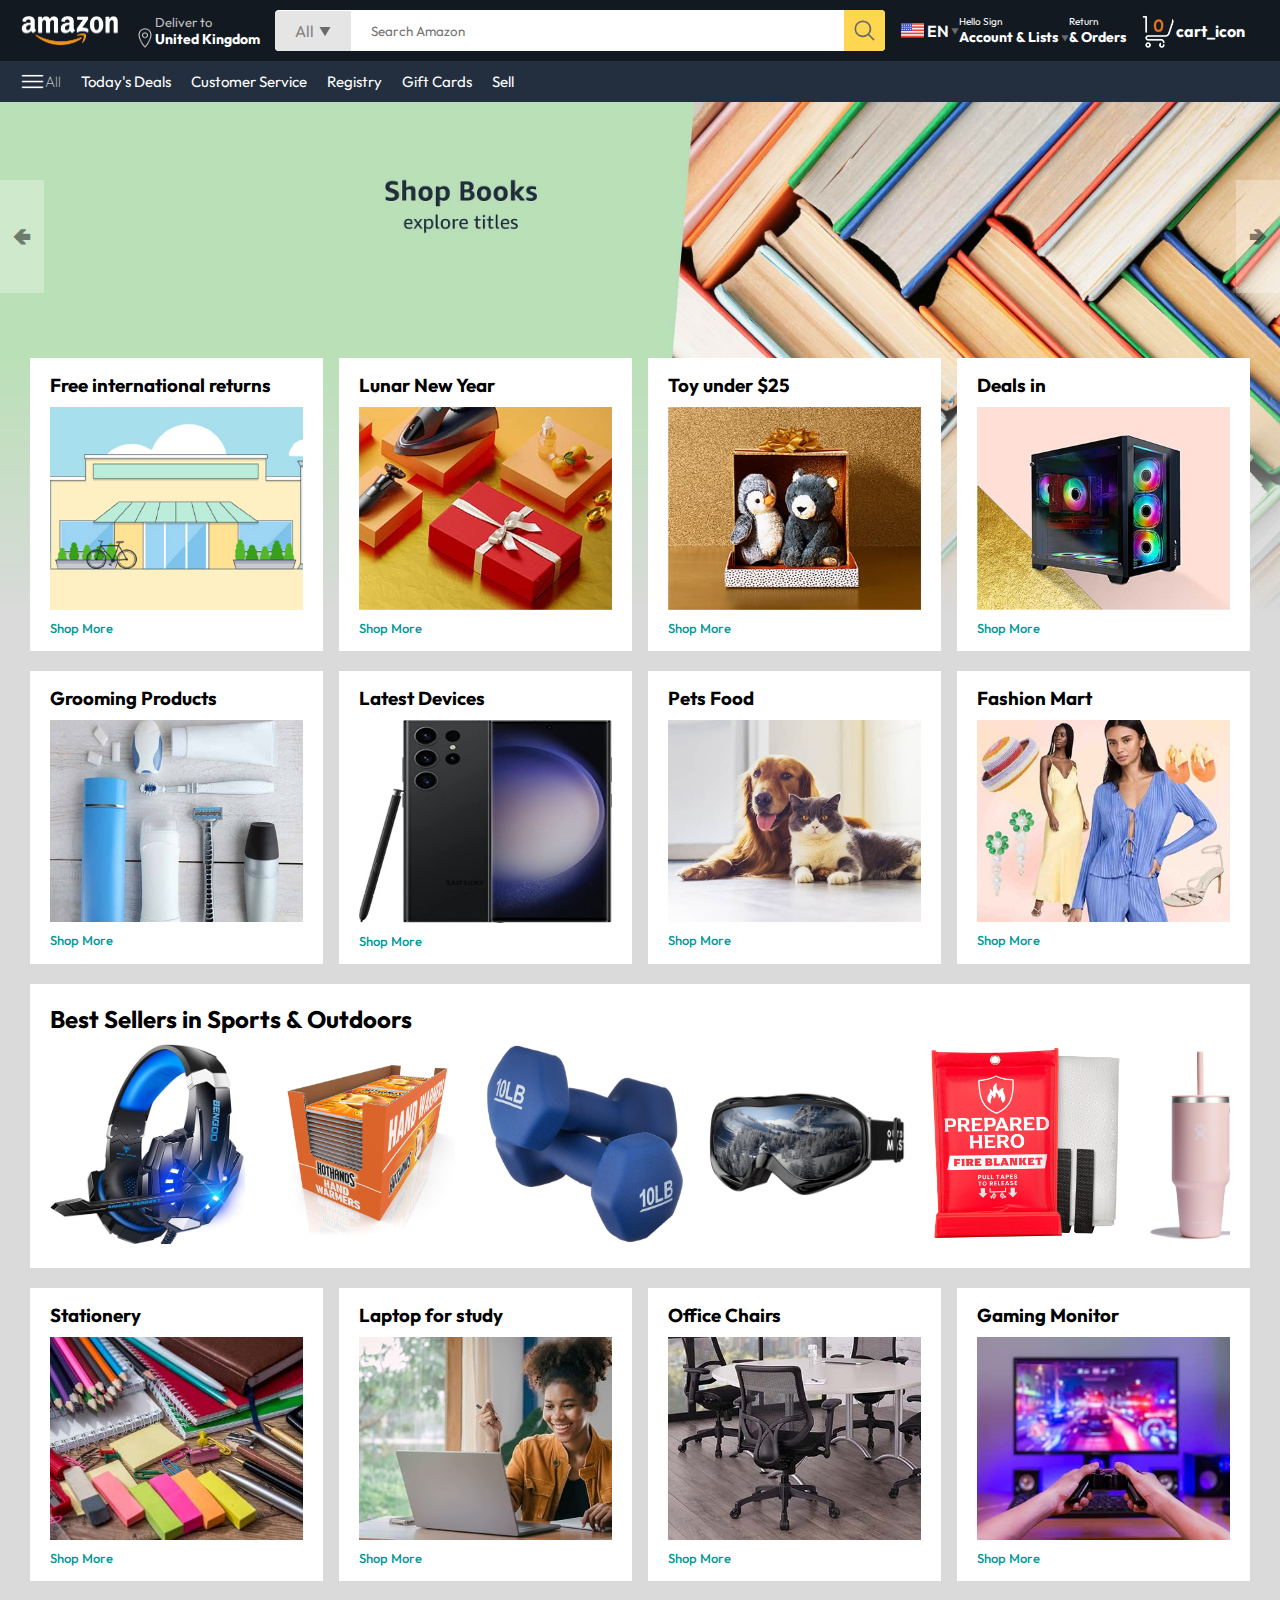
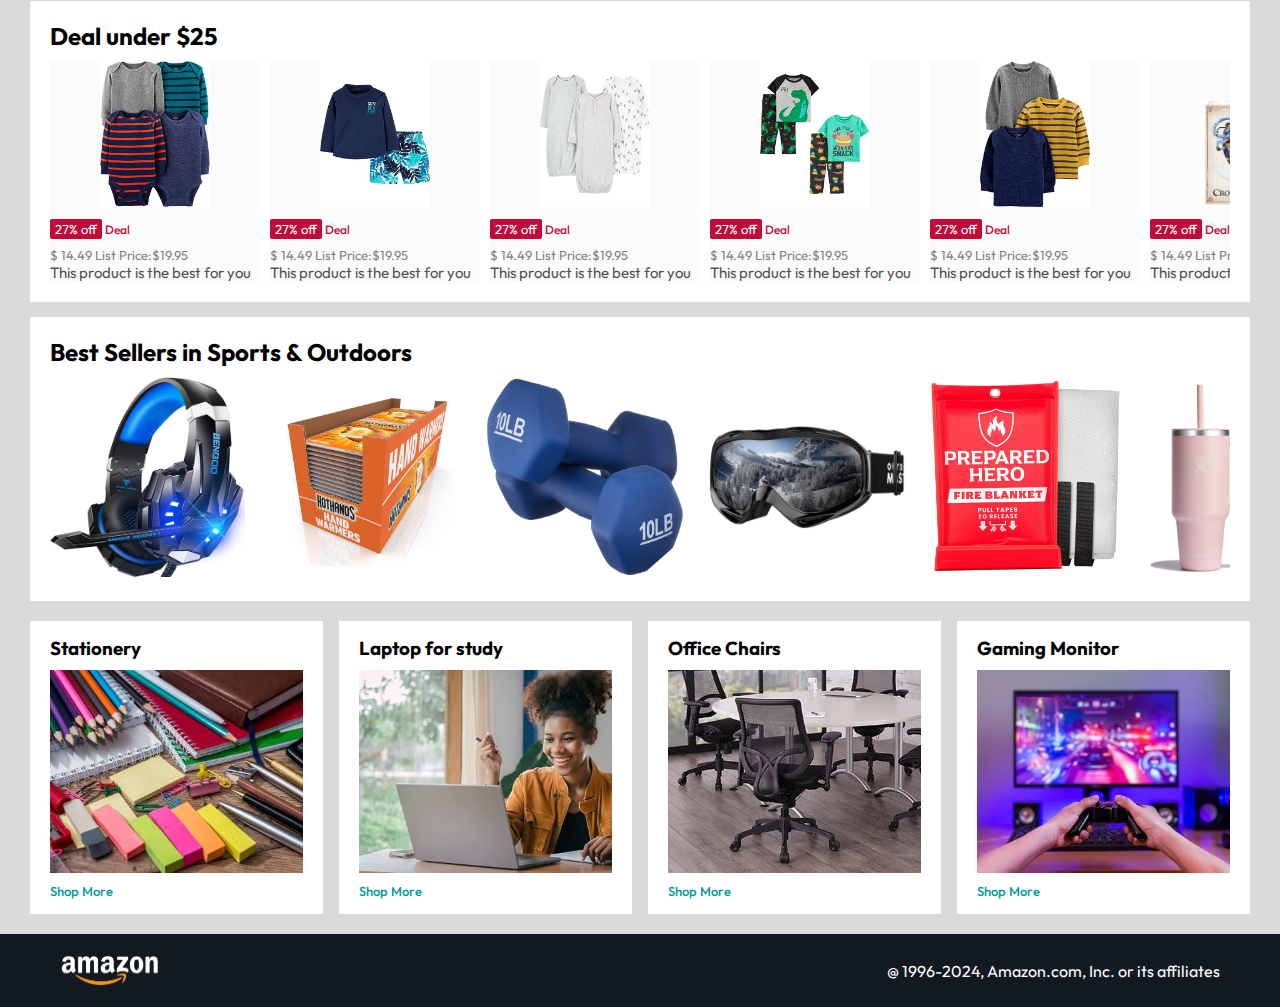
<file: Amazon/index.html>
<!DOCTYPE html>
<html lang="en">
<head>
    <meta charset="UTF-8">
    <meta name="viewport" content="width=device-width, initial-scale=1.0">
    <title>Amazon Clone</title>
    <link rel="stylesheet" href="style.css">
</head>
<body>
    <nav>
        <a href="/"></a>
        <img src="img/amazon_logo.png" width="100" alt="">
        </a>
    <div class="nav-country">
       <img src="img/location_icon.png" height="20" alt="">
       <div>
        <p> Deliver to</p>
        <h1>United Kingdom</h1>
       </div> 
    </div>

    <div class="nav-search">
        <div class="nav-search-category">
            <p>All</p>
            <img src="img/dropdown_icon.png" height="12" alt="">
        </div>
        <input type="text" class="nav-search-input" placeholder="Search Amazon">
        <img src="img/search_icon.png" class="nav-search-icon" alt="">                                                                                                          
    </div>

    <div class="nav-language">
        <img src="img/us_flag.png" width="25px" alt="">
        <p>EN</p>
        <img src="img/dropdown_icon.png" width="8px" alt="">
    </div>
    <div class="nav-text">
        <p> <a href="C:/Users/HP/Desktop/Amazon/signin.html">Hello Sign</a></p>
        <h1>Account & Lists <img src="img/dropdown_icon.png" width="8px" alt=""></h1>      
    </div>
    <div class="nav-text">
        <p>Return</p>
        <h1>& Orders</h1>      
    </div>
    <a href="C:/Users/HP/Desktop/Amazon/signin.html" class="mobile-user-icon" style="display: none;">
        <img src="img/user.png" alt="">
    </a>
    <a href="C:/Users/HP/Desktop/Amazon/cart.html" class="nav-cart">
        <img src="img/cart_icon.png" width="35px" alt="">
        <h4>cart_icon</h4>
    </a>
    </nav>
    <div class="nav-bottom">
        <div>
        <img src="img/menu_icon.png" width="25px"  alt="">
        <p>All</p>
    </div>
    <p>Today's Deals</p>
    <p>Customer Service</p>
    <p>Registry</p>
    <p>Gift Cards</p>
    <p>Sell</p>
</div>
<div class="header-slider">
    <a href="#" class="control_prev">&#129144</a>
    <a href="#" class="control_next">&#129146</a>
    <ul>
        <img src="img/header1.jpg" class="header-img" alt="">
        <img src="img/header2.jpg" class="header-img" alt="">
        <img src="img/header3.jpg" class="header-img" alt="">
        <img src="img/header4.jpg" class="header-img" alt="">
        <img src="img/header5.jpg" class="header-img" alt="">
        <img src="img/header6.jpg" class="header-img" alt="">
    </ul>
</div>
<div class="box-row header-box">
    <div class="box-col">
        <h3> Free international returns</h3>
        <img src="img/box1-1.jpg" alt="">
        <a href="/">Shop More</a>
    </div>
    <div class="box-col">
        <h3> Lunar New Year</h3>
        <img src="img/box1-2.jpg" alt="">
        <a href="/">Shop More</a>
    </div>
    <div class="box-col">
        <h3> Toy under $25</h3>
        <img src="img/box1-3.jpg" alt="">
        <a href="/">Shop More</a>
    </div>
    <div class="box-col">
        <h3> Deals in</h3>
        <img src="img/box1-4.jpg" alt="">
        <a href="/">Shop More</a>
    </div>
</div>
<div class="box-row">
    <div class="box-col">
        <h3> Grooming Products</h3>
        <img src="img/box2-1.jpg" alt="">
        <a href="/">Shop More</a>
    </div>
    <div class="box-col">
        <h3> Latest Devices</h3>
        <img src="img/box2-2.jpg" alt="">
        <a href="/">Shop More</a>
    </div>
    <div class="box-col">
        <h3> Pets Food</h3>
        <img src="img/box2-3.jpg" alt="">
        <a href="/">Shop More</a>
    </div>
    <div class="box-col">
        <h3> Fashion Mart</h3>
        <img src="img/box2-4.jpg" alt="">
        <a href="/">Shop More</a>
    </div>
</div>

<div class="product-slider">
    <h2>Best Sellers in Sports & Outdoors</h2>
    <div class="products">
        <a href="C:/Users/HP/Desktop/Amazon/product.html"> <img src="img/product_img.jpg" alt="" target="main"> </a>
        <img src="img/product1-1.jpg" alt="">
        <img src="img/product1-2.jpg" alt="">
        <img src="img/product1-3.jpg" alt="">
        <img src="img/product1-4.jpg" alt="">
        <img src="img/product1-5.jpg" alt="">
        <img src="img/product1-6.jpg" alt="">
        <img src="img/product1-7.jpg" alt="">
        <img src="img/product1-8.jpg" alt="">
        <img src="img/product1-9.jpg" alt="">
        <img src="img/product1-10.jpg" alt="">
    </div>
</div>

<div class="box-row">
    <div class="box-col">
        <h3> Stationery</h3>
        <img src="img/box3-1.jpg" alt="">
        <a href="/">Shop More</a>
    </div>
    <div class="box-col">
        <h3>Laptop for study </h3>
        <img src="img/box3-2.jpg" alt="">
        <a href="/">Shop More</a>
    </div>
    <div class="box-col">
        <h3> Office Chairs</h3>
        <img src="img/box3-3.jpg" alt="">
        <a href="/">Shop More</a>
    </div>
    <div class="box-col">
        <h3> Gaming Monitor</h3>
        <img src="img/box3-4.jpg" alt="">
        <a href="/">Shop More</a>
    </div>
</div>

<div class="products-slider-with-price">
   <h2>Deal under $25</h2>
   <div class="products">
    <div class="product-card">
        <div class="product-img-container">
          <img src="img/product2-1.jpg" alt="">  
        </div>
        <div class="product-offer">
            <p>27% off</p> <span>Deal</span>
        </div> 
        <p class="product-price">$ <span>14.49</span> List Price:$19.95</p>
        <h4>This product is the best for you</h4> 
    </div>
    <div class="product-card">
        <div class="product-img-container">
          <img src="img/product2-2.jpg" alt="">  
        </div>
        <div class="product-offer">
            <p>27% off</p> <span>Deal</span>
        </div> 
        <p class="product-price">$ <span>14.49</span> List Price:$19.95</p>
        <h4>This product is the best for you</h4> 
    </div>
    <div class="product-card">
        <div class="product-img-container">
          <img src="img/product2-3.jpg" alt="">  
        </div>
        <div class="product-offer">
            <p>27% off</p> <span>Deal</span>
        </div> 
        <p class="product-price">$ <span>14.49</span> List Price:$19.95</p>
        <h4>This product is the best for you</h4> 
    </div>
    <div class="product-card">
        <div class="product-img-container">
          <img src="img/product2-4.jpg" alt="">  
        </div>
        <div class="product-offer">
            <p>27% off</p> <span>Deal</span>
        </div> 
        <p class="product-price">$ <span>14.49</span> List Price:$19.95</p>
        <h4>This product is the best for you</h4> 
    </div>
    <div class="product-card">
        <div class="product-img-container">
          <img src="img/product2-5.jpg" alt="">  
        </div>
        <div class="product-offer">
            <p>27% off</p> <span>Deal</span>
        </div> 
        <p class="product-price">$ <span>14.49</span> List Price:$19.95</p>
        <h4>This product is the best for you</h4> 
    </div>
    <div class="product-card">
        <div class="product-img-container">
          <img src="img/product2-6.jpg" alt="">  
        </div>
        <div class="product-offer">
            <p>27% off</p> <span>Deal</span>
        </div> 
        <p class="product-price">$ <span>14.49</span> List Price:$19.95</p>
        <h4>This product is the best for you</h4> 
    </div>
    <div class="product-card">
        <div class="product-img-container">
          <img src="img/product2-7.jpg" alt="">  
        </div>
        <div class="product-offer">
            <p>27% off</p> <span>Deal</span>
        </div> 
        <p class="product-price">$ <span>14.49</span> List Price:$19.95</p>
        <h4>This product is the best for you</h4> 
    </div>
    <div class="product-card">
        <div class="product-img-container">
          <img src="img/product2-8.jpg" alt="">  
        </div>
        <div class="product-offer">
            <p>27% off</p> <span>Deal</span>
        </div> 
        <p class="product-price">$ <span>14.49</span> List Price:$19.95</p>
        <h4>This product is the best for you</h4> 
    </div>
    <div class="product-card">
        <div class="product-img-container">
          <img src="img/product2-9.jpg" alt="">  
        </div>
        <div class="product-offer">
            <p>27% off</p> <span>Deal</span>
        </div> 
        <p class="product-price">$ <span>14.49</span> List Price:$19.95</p>
        <h4>This product is the best for you</h4> 
    </div>
    <div class="product-card">
        <div class="product-img-container">
          <img src="img/product2-10.jpg" alt="">  
        </div>
        <div class="product-offer">
            <p>27% off</p> <span>Deal</span>
        </div> 
        <p class="product-price">$ <span>14.49</span> List Price:$19.95</p>
        <h4>This product is the best for you</h4> 
    </div>
    <div class="product-card">
        <div class="product-img-container">
          <img src="img/product2-11.jpg" alt="">  
        </div>
        <div class="product-offer">
            <p>27% off</p> <span>Deal</span>
        </div> 
        <p class="product-price">$ <span>14.49</span> List Price:$19.95</p>
        <h4>This product is the best for you</h4> 
    </div>
   </div>
</div>

<div class="product-slider">
    <h2>Best Sellers in Sports & Outdoors</h2>
    <div class="products">
        <a href="C:/Users/HP/Desktop/Amazon/product.html">
        <img src="img/product_img.jpg" alt="">
        </a>
        <img src="img/product1-1.jpg" alt="">
        <img src="img/product1-2.jpg" alt="">
        <img src="img/product1-3.jpg" alt="">
        <img src="img/product1-4.jpg" alt="">
        <img src="img/product1-5.jpg" alt="">
        <img src="img/product1-6.jpg" alt="">
        <img src="img/product1-7.jpg" alt="">
        <img src="img/product1-8.jpg" alt="">
        <img src="img/product1-9.jpg" alt="">
        <img src="img/product1-10.jpg" alt="">
    </div>
</div>

<div class="box-row">
    <div class="box-col">
        <h3> Stationery</h3>
        <img src="img/box3-1.jpg" alt="">
        <a href="/">Shop More</a>
    </div>
    <div class="box-col">
        <h3>Laptop for study </h3>
        <img src="img/box3-2.jpg" alt="">
        <a href="/">Shop More</a>
    </div>
    <div class="box-col">
        <h3> Office Chairs</h3>
        <img src="img/box3-3.jpg" alt="">
        <a href="/">Shop More</a>
    </div>
    <div class="box-col">
        <h3> Gaming Monitor</h3>
        <img src="img/box3-4.jpg" alt="">
        <a href="/">Shop More</a>
    </div>
</div>

<footer>
    <img src="img/amazon_logo.png" width="100" alt="">
    <p> @ 1996-2024, Amazon.com, Inc. or its affiliates</p>
</footer>

<script src="script.js"></script>
   </body> 
</body>
</html>
</file>
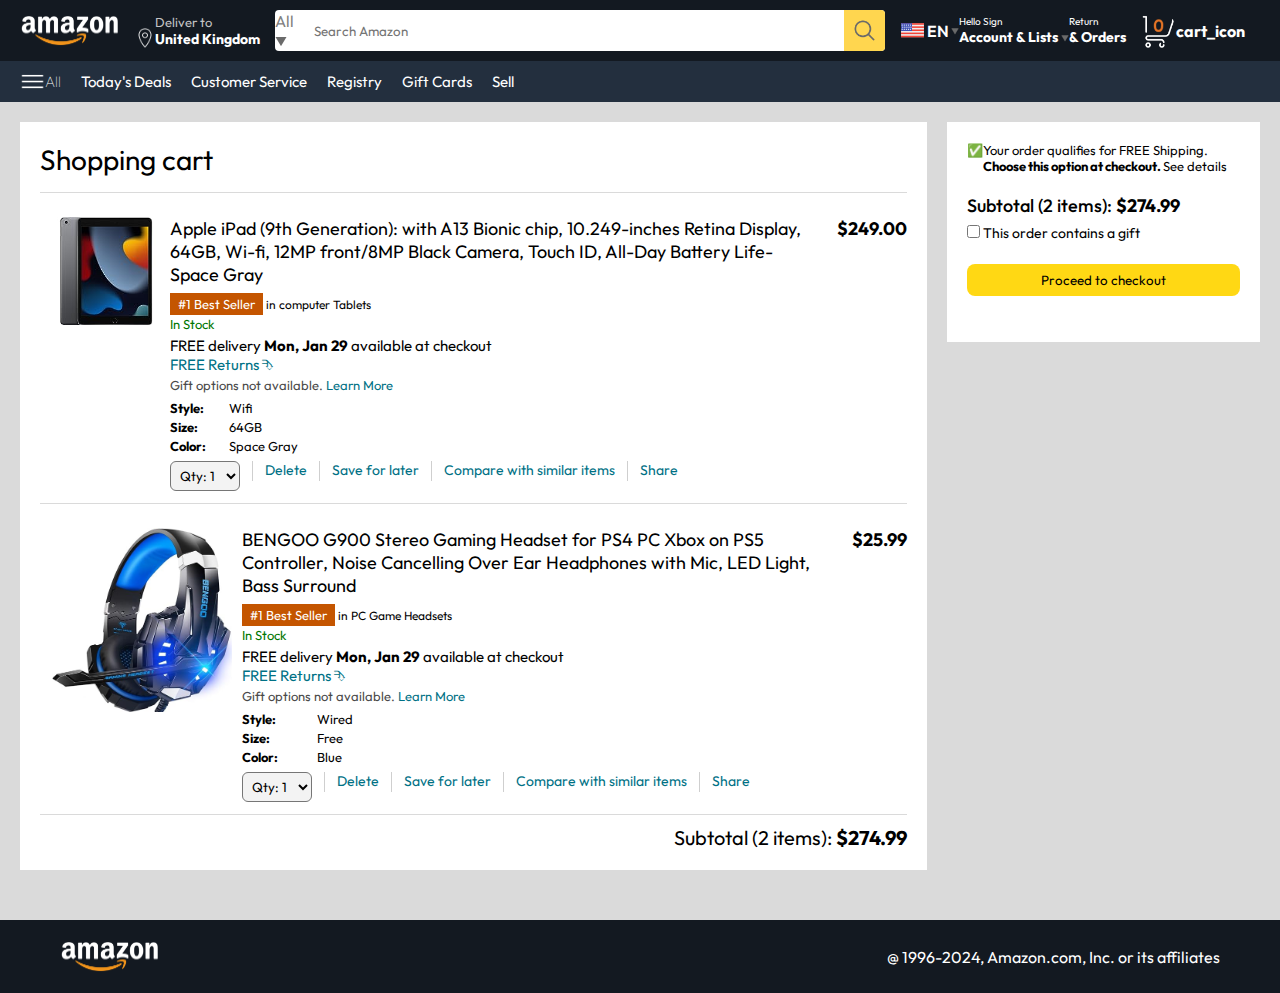
<file: Amazon/cart.html>
<!DOCTYPE html>
<html lang="en">
<head>
    <meta charset="UTF-8">
    <meta name="viewport" content="width=device-width, initial-scale=1.0">
    <title>Cart</title>
    <link rel="stylesheet" href="./style.css">
    <link rel="stylesheet" href="./cart.css">
</head>
<body>
  
    <nav>
        <a href="/"></a>
        <img src="img/amazon_logo.png" width="100" alt="">
        </a>
    <div class="nav-country">
       <img src="img/location_icon.png" height="20" alt="">
       <div>
        <p> Deliver to</p>
        <h1>United Kingdom</h1>
       </div> 
    </div>

    <div class="nav-search">
        <div class="nav-search-gategory">
            <p>All</p>
            <img src="img/dropdown_icon.png" height="12" alt="">
        </div>
        <input type="text" class="nav-search-input" placeholder="Search Amazon">
        <img src="img/search_icon.png" class="nav-search-icon" alt="">                                                                                                          
    </div>

    <div class="nav-language">
        <img src="img/us_flag.png" width="25px" alt="">
        <p>EN</p>
        <img src="img/dropdown_icon.png" width="8px" alt="">
    </div>
    <div class="nav-text">
        <p> <a href="/signin.html">Hello Sign</a></p>
        <h1>Account & Lists <img src="img/dropdown_icon.png" width="8px" alt=""></h1>      
    </div>
    <div class="nav-text">
        <p>Return</p>
        <h1>& Orders</h1>      
    </div>
    <a href="C:/Users/HP/Desktop/Amazon/signin.html" class="mobile-user-icon" style="display: none;">
        <img src="img/user.png" alt="">
        </a>
    <a href="/cart.html" class="nav-cart">
        <img src="img/cart_icon.png" width="35px" alt="">
        <h4>cart_icon</h4>
    </a>
    </nav>
    <div class="nav-bottom">
        <div>
        <img src="img/menu_icon.png" width="25px"  alt="">
        <p>All</p>
    </div>
    <p>Today's Deals</p>
    <p>Customer Service</p>
    <p>Registry</p>
    <p>Gift Cards</p>
    <p>Sell</p>
</div>

<div class="cart">
    <div class="cart-left">
        <h1>Shopping cart</h1>
        <hr>
        <div class="product-cart-list">
            <img src="img/ipad_img.jpg" alt="" width="108px">
            <div>
                <div class="product-cart-titleprice">
                    <p>Apple iPad (9th Generation): with A13 Bionic chip, 10.249-inches
                        Retina Display, 64GB, Wi-fi, 12MP front/8MP Black
                        Camera, Touch ID, All-Day Battery Life-Space Gray
                    </p>
                    <p><b>$249.00</b></p>
                </div>
                <p class="product-cart-bestseller"><span>#1 Best Seller</span> in computer Tablets</p>
                <p class="product-cart-stock">In Stock</p>
                <p class="product-cart-delivery">FREE delivery <b>Mon, Jan 29</b> available at checkout</p>
                <p class="product-cart-returns">FREE Returns &#11191</p>
                <p class="product-cart-gift">Gift options not available. <span>Learn More</span></p>

                <div class="product-cart-specs">
                    <p><b>Style:</b></p> <p>Wifi</p>
                    <p><b>Size:</b></p> <p>64GB</p>
                    <p><b>Color:</b></p> <p>Space Gray</p>
                </div>

                <div class="cart-list-action">
                    <select>
                        <option value="1">Qty: 1</option>
                        <option value="2">Qty: 2</option>
                        <option value="3">Qty: 3</option>
                        <option value="4">Qty: 4</option>
                        <option value="5">Qty: 5</option>
                    </select>
                    <hr>
                    <p class="action-btn">Delete</p>
                    <hr>
                    <p class="action-btn">Save for later</p>
                    <hr>
                    <p class="action-btn">Compare with similar items</p>
                    <hr>
                    <p class="action-btn">Share</p>   
                </div>
                
            </div>
        </div>
        <hr>
        <div class="product-cart-list">
            <img src="img/product_img.jpg" alt="" width="180px">
            <div>
                <div class="product-cart-titleprice">
                    <p>BENGOO G900 Stereo Gaming Headset for PS4 PC Xbox on
                        PS5 Controller, Noise Cancelling Over Ear Headphones with
                        Mic, LED Light, Bass Surround
                    </p>
                    <p><b>$25.99</b></p>
                </div>
                <p class="product-cart-bestseller"><span>#1 Best Seller</span> in PC Game Headsets</p>
                <p class="product-cart-stock">In Stock</p>
                <p class="product-cart-delivery">FREE delivery <b>Mon, Jan 29</b> available at checkout</p>
                <p class="product-cart-returns">FREE Returns &#11191</p>
                <p class="product-cart-gift">Gift options not available. <span>Learn More</span></p>

                <div class="product-cart-specs">
                    <p><b>Style:</b></p> <p>Wired</p>
                    <p><b>Size:</b></p> <p>Free</p>
                    <p><b>Color:</b></p> <p>Blue</p>
                </div>

                <div class="cart-list-action">
                    <select>
                        <option value="1">Qty: 1</option>
                        <option value="2">Qty: 2</option>
                        <option value="3">Qty: 3</option>
                        <option value="4">Qty: 4</option>
                        <option value="5">Qty: 5</option>
                    </select>
                    <hr>
                    <p class="action-btn">Delete</p>
                    <hr>
                    <p class="action-btn">Save for later</p>
                    <hr>
                    <p class="action-btn">Compare with similar items</p>
                    <hr>
                    <p class="action-btn">Share</p>   
                </div>
         </div>
     </div>
    
    <hr>
    <div class="cart-list-subtotal">
        Subtotal (2 items): <b>$274.99</b>
    </div>
</div>
    <div class="cart-right">
        <div class="cart-free-delivery">
            <p>&#x2705</p>
            <p>Your order qualifies for FREE Shipping. <b>Choose this option at checkout. </b> See details</p>
        </div>
        <p class="cart-subtotal"> Subtotal (2 items): <b>$274.99</b></p>
        <p class="cart-right-gift"> <input type="checkbox"> This order contains a gift</p>
        <button>Proceed to checkout</button>
    </div>
</div>

<footer class="footer-cart">
    <img src="img/amazon_logo.png" width="100" alt="">
    <p> @ 1996-2024, Amazon.com, Inc. or its affiliates</p>
</footer>
</body>
</html>
</file>
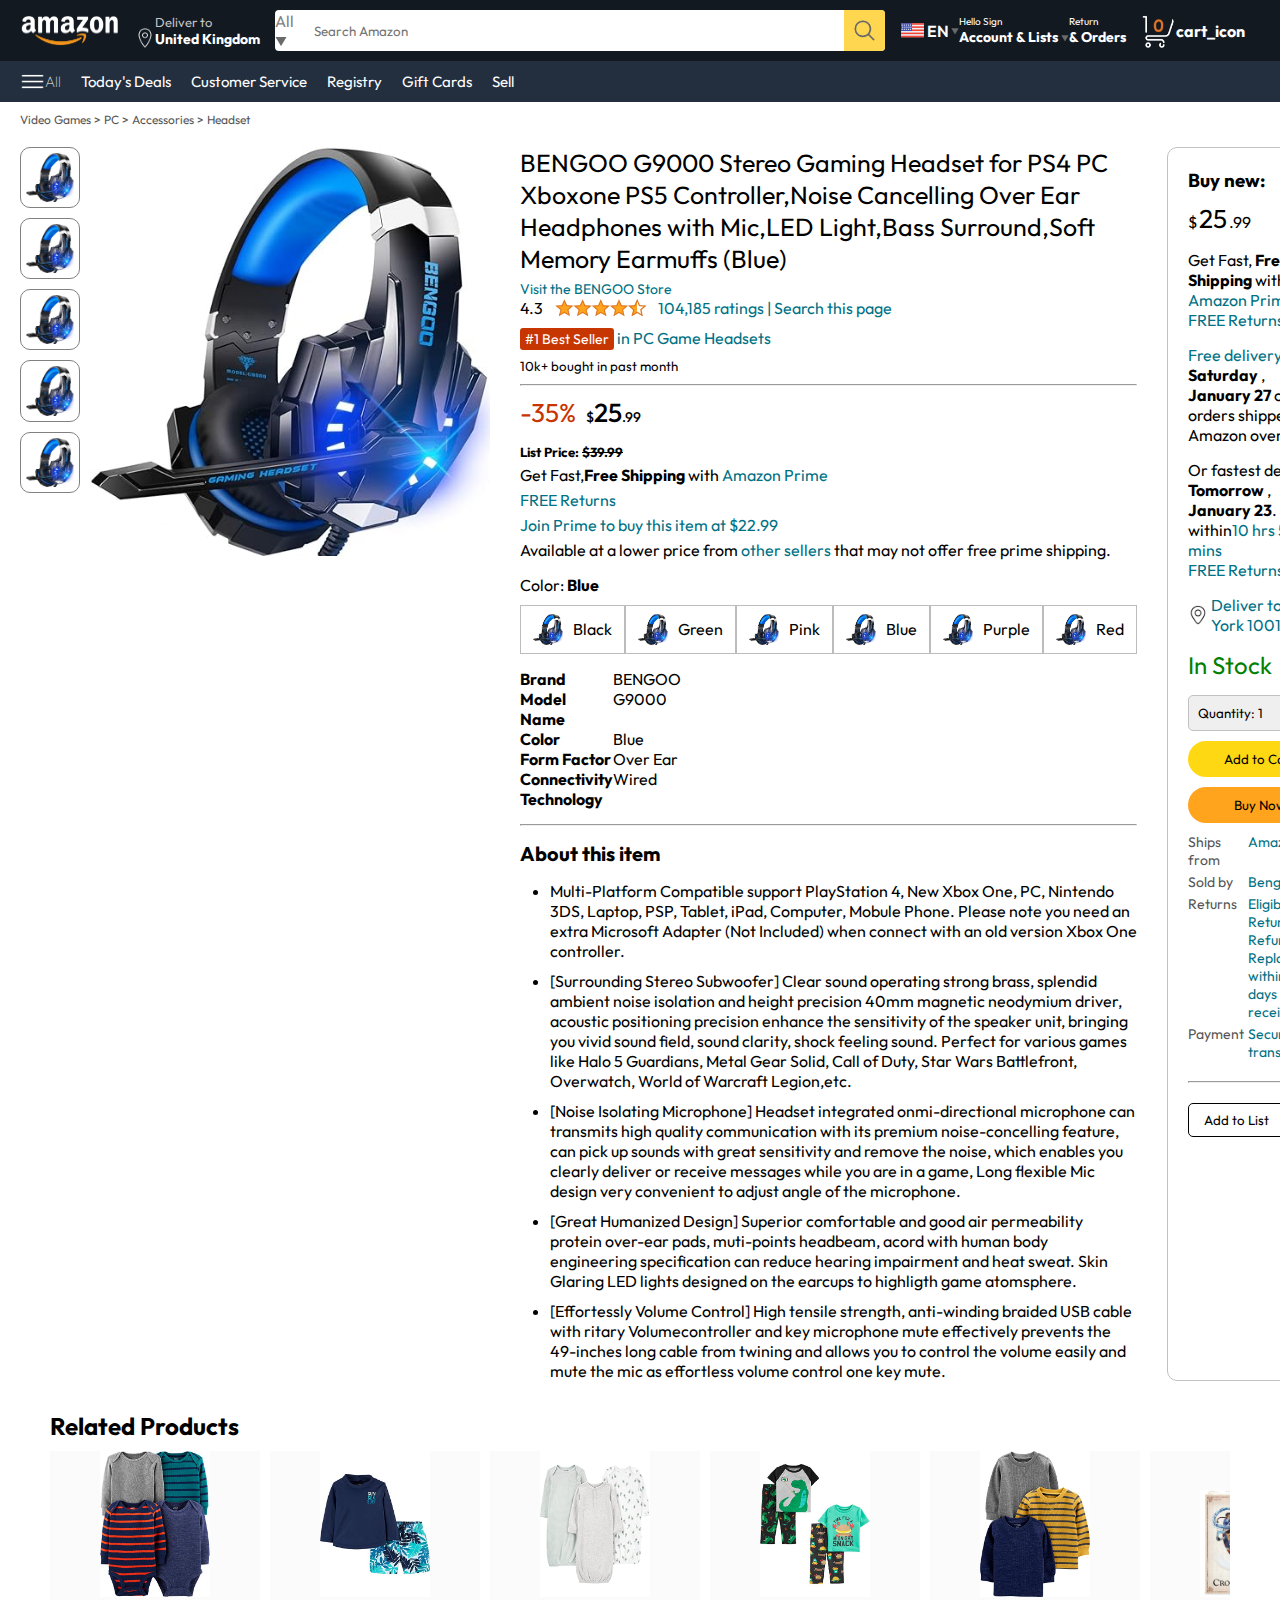
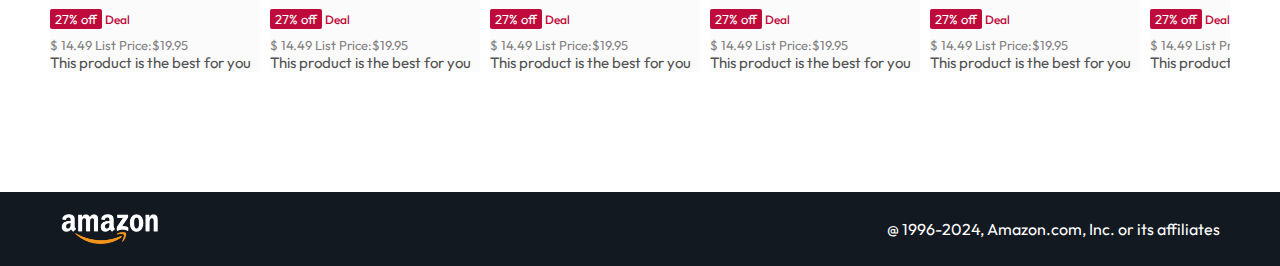
<file: Amazon/product.html>
<!DOCTYPE html>
<html lang="en">
<head>
    <meta charset="UTF-8">
    <meta name="viewport" content="width=device-width, initial-scale=1.0">
    <title>Product Page</title>
    <link rel="stylesheet" href="style.css">
    <link rel="stylesheet" href="product.css">
</head>
<body>
    <nav>
        <a href="/"></a>
        <img src="img/amazon_logo.png" width="100" alt="">
        </a>
    <div class="nav-country">
       <img src="img/location_icon.png" height="20" alt="">
       <div>
        <p> Deliver to</p>
        <h1>United Kingdom</h1>
       </div> 
    </div>

    <div class="nav-search">
        <div class="nav-search-gategory">
            <p>All</p>
            <img src="img/dropdown_icon.png" height="12" alt="">
        </div>
        <input type="text" class="nav-search-input" placeholder="Search Amazon">
        <img src="img/search_icon.png" class="nav-search-icon" alt="">                                                                                                          
    </div>

    <div class="nav-language">
        <img src="img/us_flag.png" width="25px" alt="">
        <p>EN</p>
        <img src="img/dropdown_icon.png" width="8px" alt="">
    </div>
    <div class="nav-text">
        <p> <a href="C:/Users/HP/Desktop/Amazon/signin.html" target="main">Hello Sign</a></p>
        <h1>Account & Lists <img src="img/dropdown_icon.png" width="8px" alt=""></h1>      
    </div>
    <div class="nav-text">
        <p>Return</p>
        <h1>& Orders</h1>      
    </div>
    <a href="C:/Users/HP/Desktop/Amazon/signin.html" class="mobile-user-icon" style="display: none;">
        <img src="img/user.png" alt="">
        </a>
    <a href="C:/Users/HP/Desktop/Amazon/cart.html" class="nav-cart" target="main">
        <img src="img/cart_icon.png" width="35px" alt="" target="_main" >
        <h4>cart_icon</h4>
    </a>
    </nav>
    <div class="nav-bottom">
        <div>
        <img src="img/menu_icon.png" width="25px"  alt="">
        <p>All</p>
    </div>
    <p>Today's Deals</p>
    <p>Customer Service</p>
    <p>Registry</p>
    <p>Gift Cards</p>
    <p>Sell</p>
</div>

<p class="breadcrum">Video Games > PC > Accessories > Headset</p>

<div class="product-display">
    <div class="product-d-image">
        <div class="product-icons">
            <img src="img/product_img.jpg" alt="" width="60">
            <img src="img/product_img.jpg" alt="" width="60">
            <img src="img/product_img.jpg" alt="" width="60">
            <img src="img/product_img.jpg" alt="" width="60">
            <img src="img/product_img.jpg" alt="" width="60"> 
        </div>
        <div class="product-main-image">
            <img src="img/product_img.jpg" alt="" width="400">
        </div>
    </div>
    <div class="product-d-details">
        <P class=" product-title">
            BENGOO G9000 Stereo Gaming Headset for PS4 PC Xboxone PS5
            Controller,Noise Cancelling Over Ear Headphones with Mic,LED Light,Bass Surround,Soft Memory Earmuffs (Blue)
        </P>
         <p class="brand-store"> Visit the BENGOO Store</p>
         <div class="product-rating">
            <div>
                <div>4.3 <img src="img/rating_img.png" height="20px"></div>
                 <p>104,185 ratings | Search this page</p>
            </div>
            <p><span>#1 Best Seller</span> in PC Game Headsets</p>
            <h5>10k+ bought in past month</h5>
            <hr>
         </div>
         <div class="product-d-price">
            <div>
                <p>-35%</p>
                <h1>$<span>25</span>.99</h1>
            </div>
            <h5>List Price: <span>$39.99</span></h5>
            <p>Get Fast,<b>Free Shipping </b>with <span>Amazon Prime</span></p>
            <p><span>FREE Returns</span></p>
            <p><span>Join Prime to buy this item at $22.99</span></p>
            <p>Available at a lower price from <span>other sellers </span>that may not offer free prime shipping.</p>
         </div>
       
         <div class="product-color-selection">
            <p>Color: <b>Blue</b></p>
            <div class="product-color-options">
                <div class="option">
                    <img src="img/product_img.jpg" alt="" width="30px">
                    <p>Black</p>
                </div>
                <div class="option">
                    <img src="img/product_img.jpg" alt="" width="30px">
                    <p>Green</p>
                </div>
                <div class="option">
                    <img src="img/product_img.jpg" alt="" width="30px">
                    <p>Pink</p>
                </div>
                <div class="option">
                    <img src="img/product_img.jpg" alt="" width="30px">
                    <p>Blue</p>
                </div>
                <div class="option">
                    <img src="img/product_img.jpg" alt="" width="30px">
                    <p>Purple</p>
                </div>
                <div class="option">
                    <img src="img/product_img.jpg" alt="" width="30px">
                    <p>Red</p>
                </div>
            </div>
         </div>
         <div class="product-info">
            <p><b>Brand</b></p> <p>BENGOO</p>
            <p><b>Model Name</b></p> <p>G9000</p>
            <p><b>Color</b></p> <p>Blue</p>
            <p><b>Form Factor</b></p> <p>Over Ear</p>
            <p><b>Connectivity Technology</b></p> <p>Wired</p>
         </div>
         <hr>
         <div class="product-description">
            <h1>About this item</h1>
            <ul>
                <li>Multi-Platform Compatible support PlayStation 4, New
                     Xbox One, PC, Nintendo 3DS, Laptop, PSP, Tablet, iPad,
                     Computer, Mobule Phone. Please note you need an extra
                     Microsoft Adapter (Not Included) when connect with an old
                     version Xbox One controller.
                </li>
                <li>
                    [Surrounding Stereo Subwoofer] Clear sound operating
                    strong brass, splendid ambient noise isolation and 
                    height precision 40mm magnetic neodymium driver, acoustic
                    positioning precision enhance the sensitivity of the speaker
                    unit, bringing you vivid sound field, sound clarity, shock
                    feeling sound. Perfect for various games like Halo 5
                    Guardians, Metal Gear Solid, Call of Duty, Star Wars
                    Battlefront, Overwatch, World of Warcraft Legion,etc. 
                </li>
                <li>[Noise Isolating Microphone] Headset integrated
                    onmi-directional microphone can transmits high quality
                    communication with its premium noise-concelling feature,
                    can pick up sounds with great sensitivity and remove the 
                    noise, which enables you clearly deliver or receive
                    messages while you are in a game, Long flexible Mic
                    design very convenient to adjust angle of the microphone.
                </li>
                <li>
                    [Great Humanized Design] Superior comfortable and
                    good air permeability protein over-ear pads, muti-points
                    headbeam, acord with human body engineering specification
                    can reduce hearing impairment and heat sweat. Skin
                    Glaring LED lights designed on the earcups to highligth
                    game atomsphere.
                </li>
                <li>
                    [Effortessly Volume Control] High tensile strength,
                    anti-winding braided USB cable with ritary Volumecontroller and key microphone mute effectively prevents
                    the 49-inches long cable from twining and allows you to
                    control the volume easily and mute the mic as effortless
                    volume control one key mute.
                </li>
            </ul>
         </div>
    </div>
    <div class="product-d-purchase">
        <div class="title">
            <h3>Buy new:</h3> <img src="img/circle_icon.png" alt="" width="20px">
        </div>
        <h1 class="price">$<span>25</span>.99</h1>
        <div class="gap">
            <p>Get Fast, <b>Free Shipping</b> with <span>Amazon Prime</span></p>
            <p><span>FREE Returns</span></p>
        </div>
        <div class="gap">
            <p> <span>Free delivery</span> <b>Saturday</b> ,</p>
            <p><b>January 27</b> on orders shipped by Amazon over $35</p>
        </div>
        <div class="gap">
            <p>Or fastest delivery <b>Tomorrow</b> , <b>January 23</b>. Order within<span>10 hrs 56 mins</span></p>
            <p><span>FREE Returns</span></p>
        </div>
        <div class="delivery-location">
            <img src="img/location_icon_dark.png" alt="" width="20px">
            <p><span>Deliver to New York 10014</span></p>
        </div>
        <h2 class="product-stock">In Stock</h2>
        <select class="product-quantity">
            <option value="1">Quantity: 1</option>
            <option value="2">Quantity: 2</option>
            <option value="3">Quantity: 3</option>
        </select>
        <button class="btn">Add to Cart</button>
        <button class="btn product-buy">Buy Now</button>
        <div class="product-seller-info">
            <p>Ships from</p> <p><span>Amazon</span></p>
            <p>Sold by</p> <p><span>Bengoo Inc.</span></p>
            <p>Returns</p> <p><span>Eligible for Return, Refund or Replacement within 30 days of receipt</span></p>
            <p>Payment</p> <p><span>Secure transaction</span></p>
        </div>
        <hr>
        <button class="product-add-list">Add to List</button>
    </div>
</div>

<div class="products-slider-with-price">
    <h2>Related Products</h2>
    <div class="products">
     <div class="product-card">
         <div class="product-img-container">
           <img src="img/product2-1.jpg" alt="">  
         </div>
         <div class="product-offer">
             <p>27% off</p> <span>Deal</span>
         </div> 
         <p class="product-price">$ <span>14.49</span> List Price:$19.95</p>
         <h4>This product is the best for you</h4> 
     </div>
     <div class="product-card">
         <div class="product-img-container">
           <img src="img/product2-2.jpg" alt="">  
         </div>
         <div class="product-offer">
             <p>27% off</p> <span>Deal</span>
         </div> 
         <p class="product-price">$ <span>14.49</span> List Price:$19.95</p>
         <h4>This product is the best for you</h4> 
     </div>
     <div class="product-card">
         <div class="product-img-container">
           <img src="img/product2-3.jpg" alt="">  
         </div>
         <div class="product-offer">
             <p>27% off</p> <span>Deal</span>
         </div> 
         <p class="product-price">$ <span>14.49</span> List Price:$19.95</p>
         <h4>This product is the best for you</h4> 
     </div>
     <div class="product-card">
         <div class="product-img-container">
           <img src="img/product2-4.jpg" alt="">  
         </div>
         <div class="product-offer">
             <p>27% off</p> <span>Deal</span>
         </div> 
         <p class="product-price">$ <span>14.49</span> List Price:$19.95</p>
         <h4>This product is the best for you</h4> 
     </div>
     <div class="product-card">
         <div class="product-img-container">
           <img src="img/product2-5.jpg" alt="">  
         </div>
         <div class="product-offer">
             <p>27% off</p> <span>Deal</span>
         </div> 
         <p class="product-price">$ <span>14.49</span> List Price:$19.95</p>
         <h4>This product is the best for you</h4> 
     </div>
     <div class="product-card">
         <div class="product-img-container">
           <img src="img/product2-6.jpg" alt="">  
         </div>
         <div class="product-offer">
             <p>27% off</p> <span>Deal</span>
         </div> 
         <p class="product-price">$ <span>14.49</span> List Price:$19.95</p>
         <h4>This product is the best for you</h4> 
     </div>
     <div class="product-card">
         <div class="product-img-container">
           <img src="img/product2-7.jpg" alt="">  
         </div>
         <div class="product-offer">
             <p>27% off</p> <span>Deal</span>
         </div> 
         <p class="product-price">$ <span>14.49</span> List Price:$19.95</p>
         <h4>This product is the best for you</h4> 
     </div>
     <div class="product-card">
         <div class="product-img-container">
           <img src="img/product2-8.jpg" alt="">  
         </div>
         <div class="product-offer">
             <p>27% off</p> <span>Deal</span>
         </div> 
         <p class="product-price">$ <span>14.49</span> List Price:$19.95</p>
         <h4>This product is the best for you</h4> 
     </div>
     <div class="product-card">
         <div class="product-img-container">
           <img src="img/product2-9.jpg" alt="">  
         </div>
         <div class="product-offer">
             <p>27% off</p> <span>Deal</span>
         </div> 
         <p class="product-price">$ <span>14.49</span> List Price:$19.95</p>
         <h4>This product is the best for you</h4> 
     </div>
     <div class="product-card">
         <div class="product-img-container">
           <img src="img/product2-10.jpg" alt="">  
         </div>
         <div class="product-offer">
             <p>27% off</p> <span>Deal</span>
         </div> 
         <p class="product-price">$ <span>14.49</span> List Price:$19.95</p>
         <h4>This product is the best for you</h4> 
     </div>
     <div class="product-card">
         <div class="product-img-container">
           <img src="img/product2-11.jpg" alt="">  
         </div>
         <div class="product-offer">
             <p>27% off</p> <span>Deal</span>
         </div> 
         <p class="product-price">$ <span>14.49</span> List Price:$19.95</p>
         <h4>This product is the best for you</h4> 
     </div>
    </div>
 </div>
 <footer class="product-footer">
    <img src="img/amazon_logo.png" width="100" alt="">
    <p> @ 1996-2024, Amazon.com, Inc. or its affiliates</p>
</footer>
 <script>
    const scrollContainer=document.querySelectorAll('.products');
for (const item of scrollContainer) {
    item.addEventListener('wheel',(evt)=>{
       evt.preventDefault();
       item.scrollLeft += evt.deltaY; 
    });
}
 </script>
</body>
</html>
</file>
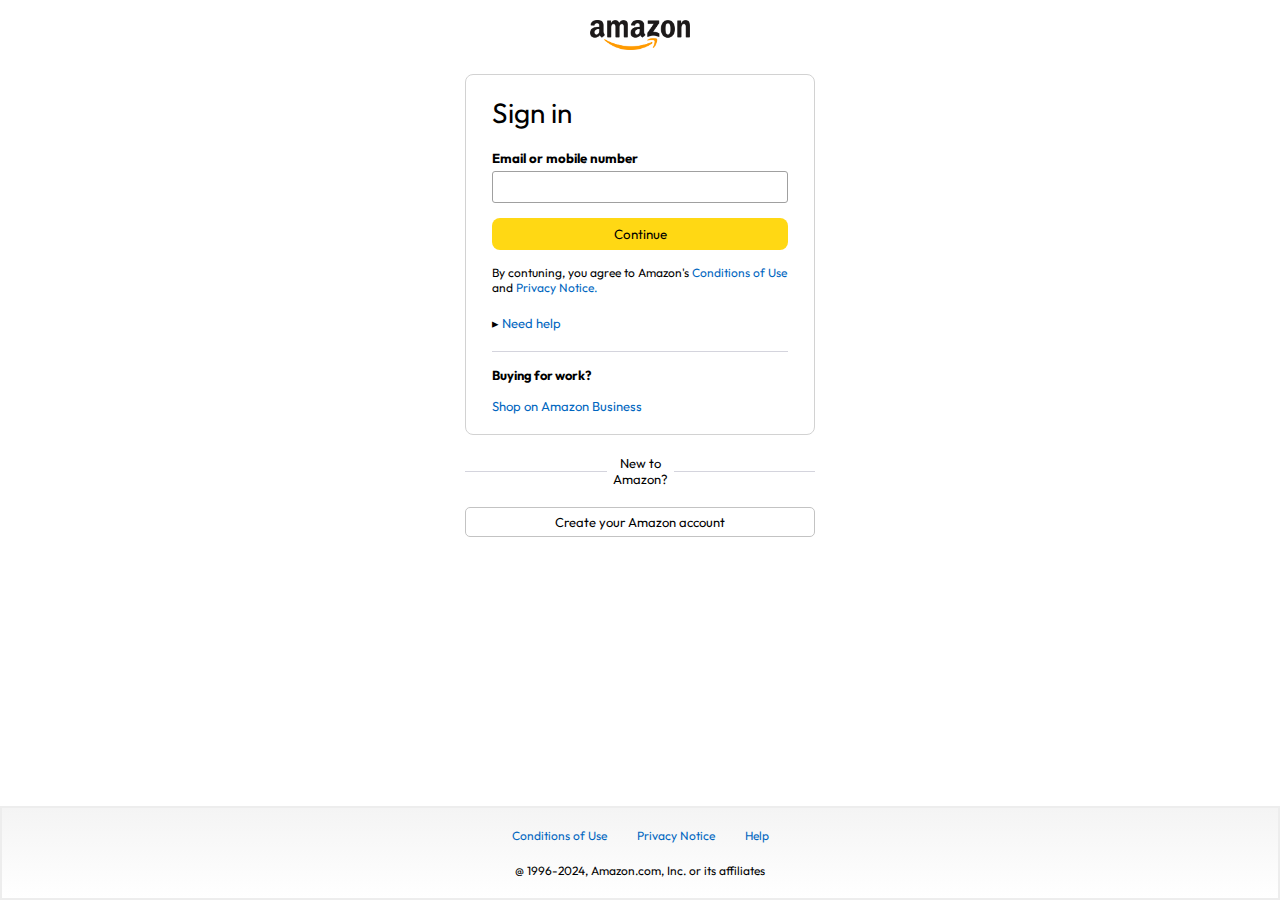
<file: Amazon/signin.html>
<!DOCTYPE html>
<html lang="en">
<head>
    <meta charset="UTF-8">
    <meta name="viewport" content="width=device-width, initial-scale=1.0">
    <title>SignIn</title>
    <link rel="stylesheet" href="signin.css">
</head>
<body>
    <a href="/"><img class="logo" src="img/amazon_logo_dark.png" alt="" width="100px"></a>
    <div class="signin-container">
        <h1 class="sigin-title">Sign in</h1>
        <h5 class="input-lable">Email or mobile number</h5>
        <input type="text">
        <button>Continue</button>
        <p class="sigin-condition">By contuning, you agree to Amazon's <span>Conditions of Use</span>  and 
          <span>Privacy Notice.</span>   
        </p>
        <p class="signin-help">&#9656 <span>Need help</span></p>
        <hr>
        <h4>Buying for work?</h4>
        <p class="signin-business"><span>Shop on Amazon Business</span></p>
    </div>
    <div class="signin-bottom">
        <hr>
        <p>New to Amazon?</p>
        <hr>
    </div>
    <a href="signup.html" target="main">
        <button class="sign-signup-btn">Create your Amazon account</button>
    </a>
    
    <footer>
        <div class="footer-links">
            <a href="#">Conditions of Use</a>
            <a href="#">Privacy Notice</a>
            <a href="#">Help</a>
        </div>
        <p class="footer-copyright">@ 1996-2024, Amazon.com, Inc. or its affiliates</p>
    </footer>
</body>
</html>
</file>
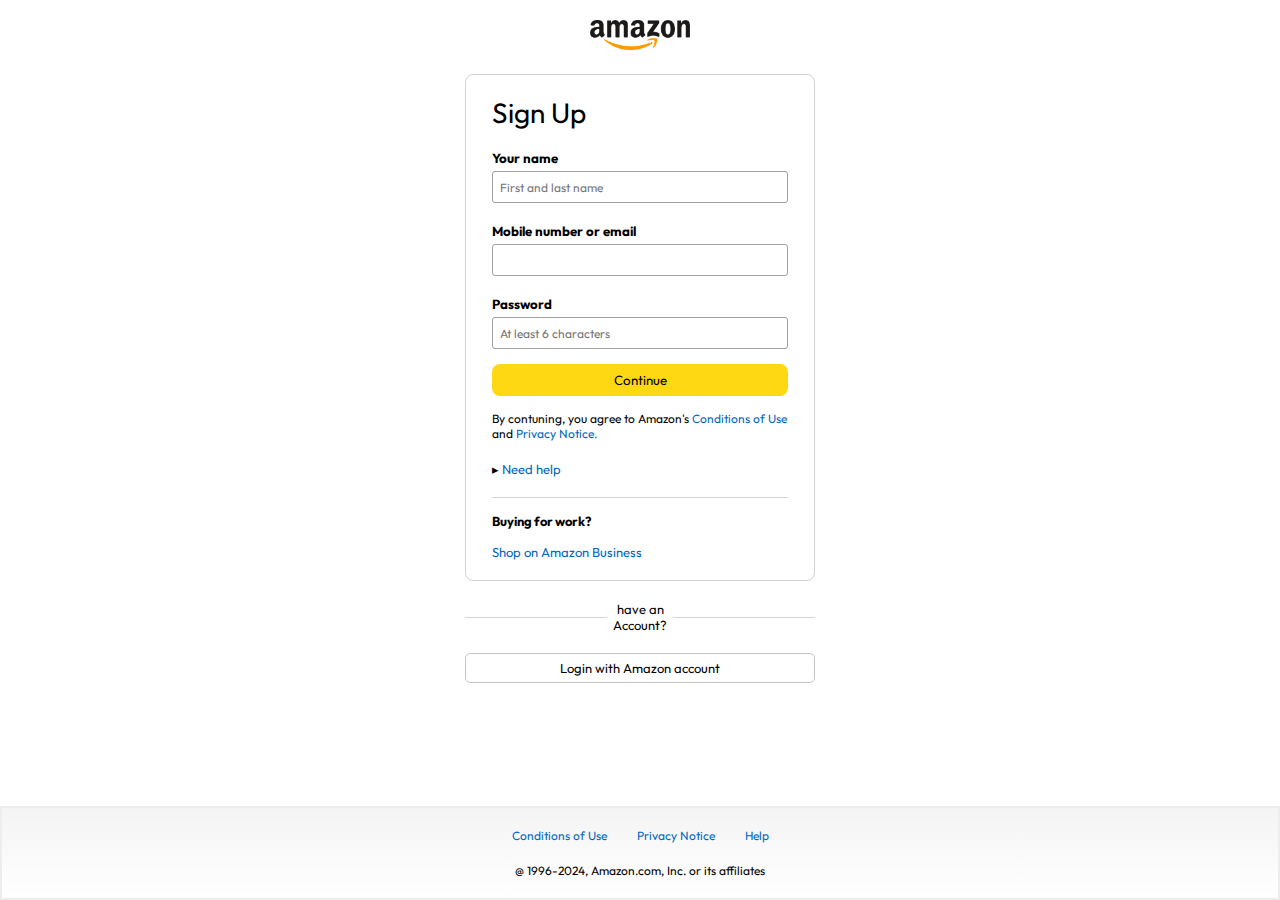
<file: Amazon/signup.html>
<!DOCTYPE html>
<html lang="en">
<head>
    <meta charset="UTF-8">
    <meta name="viewport" content="width=device-width, initial-scale=1.0">
    <title>Sign Up</title>
    <link rel="stylesheet" href="signin.css">
</head>
<body>
    <a href="/"><img class="logo" src="img/amazon_logo_dark.png" alt="" width="100px"></a>
    <div class="signin-container">
        <h1 class="sigin-title">Sign Up</h1>
        <h5 class="input-lable">Your name</h5>
        <input type="text" placeholder="First and last name">
        <h5 class="input-lable">Mobile number or email</h5>
        <input type="text">
        <h5 class="input-lable">Password</h5>
        <input type="password" placeholder="At least 6 characters">
        <button>Continue</button>
        <p class="sigin-condition">By contuning, you agree to Amazon's <span>Conditions of Use</span>  and 
          <span>Privacy Notice.</span>   
        </p>
        <p class="signin-help">&#9656 <span>Need help</span></p>
        <hr>
        <h4>Buying for work?</h4>
        <p class="signin-business"><span>Shop on Amazon Business</span></p>
    </div>
    <div class="signin-bottom">
        <hr>
        <p>have an Account?</p>
        <hr>
    </div>
    <a href="C:/Users/HP/Desktop/pro/signin.html" target="main">
        <button class="sign-signup-btn">Login with Amazon account</button>
    </a>
    
    <footer>
        <div class="footer-links">
            <a href="#">Conditions of Use</a>
            <a href="#">Privacy Notice</a>
            <a href="#">Help</a>
        </div>
        <p class="footer-copyright">@ 1996-2024, Amazon.com, Inc. or its affiliates</p>
    </footer>
</body>
</html>
</file>
<file: Amazon/style.css>
@import url('https://fonts.googleapis.com/css2?family=Outfit:wght@100..900&display=swap');
*{
    padding: 0;
    margin: 0;
    box-sizing: border-box;
    font-family: Outfit;
}
body{
    background-color:#dadada ;   
}
a{
    text-decoration: none;
    color: inherit;
}
nav{
    display: flex;
    align-items: center;
    justify-content: space-between;
    background: #131921;
    padding: 10px 20px;
    color: #fff;
}
.nav-country{
    display: flex;
    align-items: end;
    margin-left: 15px;
    font-size: 13px;
    color: #c4c4c4;
}
.nav-country h1{
    color: #fff;
    font-size: 14px;
}
.nav-search{
    flex: 1;
    display: flex;
    align-items: center;
    background: #fff;
    color: gray;
    max-width: 1000px;
    border-radius: 4px;
    margin-left: 15px;
}
.nav-search-category{
    display: flex;
    align-items: center;
    padding: 10px 20px;
    gap:5px;
    background: #e5e5e5;
    border-radius: 4px 0 0 4px;
}
.nav-search-input{
    border: none;
    outline: none;
    padding-left: 20px;
    width: 100%;  
}
.nav-search-icon{
    max-width: 41px;
    padding: 8px;
    background: #ffd64f;
    border-radius: 0 4px 4px 0;
}
.nav-language{
    display: flex;
    align-items: center;
    gap: 2px;
    font-weight: 600;
    margin-left: 15px;
}
.nav-text{
    margin-left: 15;
}
.nav-text p{
    font-size: 10px;
}
.nav-text h1{
    font-size: 14px;
}
.nav-cart{
    display: flex;
    align-items: center;
    margin: 0px 15px;
}
.nav-bottom{
    display: flex;
    align-items: center;
    gap: 20px;
    padding: 8px 20px;
    background: #232f3e;
    color: #fff;
    font-size: 15px;
}
.nav-bottom div{
    display: flex;
    align-items: center;
    font-weight: 100;
}
.header-slider ul{
display: flex;
overflow-y: hidden;
}
.header-img{
   max-width: 100%; 
   mask-image: linear-gradient(to bottom,#000000 50%,transparent 100%);
}
.header-slider a{
    position: absolute;
    top: 20%;
    z-index: 1;
    padding: 5vh 1vw;
    background: #ffffff4f;
    color: #0000007b;
    text-decoration: none;
    font-weight: 600;
    font-size: 18px;
    cursor: pointer;
}
.control_next{
    right: 0;
}
.box-row{
    display: flex;
    flex-wrap: wrap;
    row-gap: 20px;
    justify-content: space-between;
    margin: 20px 30px;
}
.box-col{
    display: flex;
    flex-direction: column;
    gap: 10px;
    padding: 15px 20px;
    background: #fff;
    max-width: 24%;
    min-height: 200px;
    z-index: 1;
}
.box-col a{
    font-size: 13px;
    color: #009999;
    font-weight: 500;
}
.header-box{
  margin-top: -20vw;  
}
.product-slider{
    background: #fff;
    margin: 0 30px;
    padding: 20px;
    margin-bottom: 15px;
}
.product-slider .products{
    display: flex;
    overflow-x: auto;
    gap: 20px;
    margin-top: 10px;
}
.product-slider .products img{
    max-width: 200px;
    max-height: 200px;
}
.product-slider .products::-webkit-scrollbar{
    display: none;
}
.products-slider-with-price{
    background: #fff;
    margin: 0 30px;
    padding: 20px;
    margin-bottom: 15px;
}
.products-slider-with-price .products{
    display: flex;
    overflow: auto;
    gap: 10px;
    margin-top: 10px;
}
.products-slider-with-price .products::-webkit-scrollbar{
    display: none;
}
.product-card{
    display: flex;
    flex-direction: column;
    justify-content: end;
    min-width: 210px;
    background: #fbfbfb;
}
.product-card img{
    width: 110px;
    margin: 0 50px;
}
.product-offer p{
    background: #be0b3b;
    color: #fff;
    display: inline-block;
    padding: 2px 5px;
    border-radius: 2px;
    margin: 8px 0;
    font-size: 13px;
}
.product-offer span{
    color: #be0b3b;
    font-weight: 500;
    font-size: 12px;
}
.product-price{
    color: gray;
    font-size: 13px;
}
.product-card h4{
    color: #525252;
    font-size: 15px;
    font-weight: 400;
}
footer{
  display: flex;
  justify-content: space-between;
  align-items: center;
  color: #fff; 
  background: #131921; 
  padding: 20px 60px;
}

/*-------media query------*/
@media only screen and (max-width: 900px) {
    nav{
        flex-wrap: wrap;
    }
    .nav-search{
        order: 7;
        margin: 15px 0 5px;
        min-width: 300px;
    }
    .box-col{
        max-width: 48%;
    }
}
@media only screen and (max-width: 600px){
    .nav-country{
        display: none;
    }
    .nav-language{
        display: none;
    }
    .nav-text{
        display: none;
    }
    .nav-bottom{
        font-size: 13px;
        gap: 10px;
        overflow-x: scroll;
    }
    .nav-bottom::-webkit-scrollbar{
        display: none;
    }
    .nav-bottom p{
        text-wrap: nowrap;
    }
    .mobile-user-icon{
        display: flex !important;
        flex: 1;
        justify-content: flex-end;
    }
    .mobile-user-icon img{
        width: 25px;
    }
    .nav-cart h4{
        display: none;
    }
    .nav-cart img{
        width: 25px;
    }
    .header-slider a{
        top: 24%;
        padding: 2vh 1vw;
        font-size: 15px;
    }
    .box-col{
        max-width: 100%;
        width: 100%;
    }
    footer{
        justify-content: center;
        flex-direction: column;
        font-size: 14px;
    }
}
</file>
<file: Amazon/cart.css>
.cart{
    display: flex;
    gap: 20px;
    margin: 20px; 
 }
 .cart-left{
    background: white;
    padding: 20px; 
 }
 .cart-left h1{
     font-size: 28px;
     font-weight: 400;
     margin-bottom: 15px;
 }
 .cart-left hr{
     border: none;
     height: 1px;
     background: #dadada;
 }
 .product-cart-list{
     display: flex;
     align-items: start;
     gap: 10px;
     padding: 24px 0 12px 12px;
 }
 .product-cart-titleprice{
     display: flex;
     gap: 20px;
     font-size: 18px;
 }
 .product-cart-bestseller{
     font-size: 12px;
     margin-top: 10px;
 }
 .product-cart-bestseller span{
     font-size: 13px;
     background: #c45500;
     color: #fff;
     padding: 3px 8px;
 }
 .product-cart-stock{
     font-size: 13px;
     color: #007600;
     margin: 4px 0;
 }
 .product-cart-delivery{
     font-size: 15px;
 }
 .product-cart-returns{
     font-size: 15px;
     color: #007185;
     font-weight: 400;
 }
 .product-cart-gift{
     color: #494949;
     font-size: 13px;
     margin: 3px 0;
 }
 .product-cart-gift span{
     color: #007185;
 }
 .product-cart-specs{
     max-width: 150px;
     display: grid;
     grid-template-columns: auto auto;
     row-gap: 3px;
     font-size: 13px;
     margin: 7px 0;
 }
 .cart-list-action{
     display: flex;
     gap: 12px;
     font-size: 14px;
     color: #007185;
 }
 .cart-list-action hr{
     height: 20px;
     width: 1px;
     background: #cfcfcf;
 }
 .cart-list-action select{
     padding: 5px;
     border-radius: 6px;
     background: #f3f3f3;
 }
 .cart-list-subtotal{
     text-align: right;
     font-size: 20px;
     margin-top: 10px;
 }
 .cart-right{
     background: white;
     padding: 20px;
     max-height: 220px;
     min-width: 280px;
 }
 .cart-free-delivery{
     display: flex;
     font-size: 13px;
 }
 .cart-subtotal{
     margin-top: 20px;
     font-size: 18px;
     font-weight: 500;
 }
 .cart-right-gift{
     margin: 7px 0;
     font-size: 14px;
 }
 .cart-right button{
     width: 100%;
     height: 32px;
     margin: 15px 0;
     background: #ffd814;
     border: none;
     border-radius: 8px;
     cursor: pointer;
 }
 .cart-right button:hover{
     background: #ebc712;
 }
 .footer-cart{
     margin-top: 50px;
 }

 /*-----media query-----*/
 @media only screen and (max-width: 900px){
    .cart{
        flex-wrap: wrap;
    }
 }
 @media only screen and (max-width: 600px){
    .product-cart-list{
        padding: 24px 0;
    }
    .product-cart-list img{
        width: 80px;
    }
    .product-cart-titleprice{
        flex-wrap: wrap;
        font-size: 14px;
    }
    .product-cart-delivery{
        font-size: 13px;
    }
    .cart-list-action .action-btn:nth-last-child(1){
        display: none;
    }
    .cart-list-action hr:nth-last-child(2){
        display: none;
    }
    .cart-list-action .action-btn:nth-last-child(3){
        display: none;
    }
    .cart-list-action hr:nth-last-child(4){
        display: none;
    }
    .cart-right{
        min-width: 100%;
    }
 }
</file>
<file: Amazon/product.css>
body{
    background:#fff    
}

.breadcrum{
    padding: 10px 20px;
    font-size: 12px;
    color: #565656;
}
.product-display{
    min-height: 100%;
    padding: 10px 20px;
    display: flex;
}
.product-d-image{
    display: flex;
    gap: 10px;
}
.product-icons{
    display: flex;
    flex-direction: column;
    gap: 10px;
}
.product-icons img{
    border: 1px solid gray;
    border-radius: 10px;
    padding: 5px;
}
.product-d-details{
    margin: 0 30px;
}
.product-title{
    font-size: 25px;
}
.brand-store{
    margin-top: 5px;
    color: #007185;
    font-size: 14px;
}
.product-rating{
   display: flex;
   flex-direction: column;
   gap: 10px; 
}
.product-rating div{
    display: flex;
    align-items: center;
    gap: 10px;
}
.product-rating p{
    color: #007185;
}
.product-rating p span{
    color: #fff;
    background: #c73500;
    padding: 2px 5px;
    border-radius: 3px;
    font-size: 14px;
}
.product-rating h5{
    font-weight: 400;   
}
.product-d-price{
    display: flex;
    flex-direction: column;
    gap: 5px;
}
.product-d-price div{
    display: flex;
    align-items: center;
    gap: 10px;
    margin: 10px 0;
}
.product-d-price div p{
    font-size: 26px;
    color: #c73500;
}
.product-d-price div h1{
    font-size: 14px;
    font-weight: 500;
}
.product-d-price div h1 span{
    font-size: 26px;
    font-weight: 500;
}
.product-d-price div h5{
    color: #565656;
    font-weight: 400;
}
.product-d-price h5 span{
    text-decoration: line-through;
}
.product-d-price p span{
    color: #007185;
}
.product-color-selection{
    margin: 15px 0;
}
.product-color-options{
    display: flex;
    justify-content: space-between;
    margin-top: 10px;
}
.option{
    display: flex;
    align-items: center;
    padding: 8px 12px;
    border: 1px solid #bcbcbc;
    gap: 10px;
}
.product-info{
    display: grid;
    grid-template-columns: auto auto;
    max-width: 15px;
    margin-bottom: 15px;
}
.product-description h1{
    font-size: 20px;
    margin: 15px 0;
}
.product-description ul{
    display: flex;
    flex-direction: column;
    gap: 10px;
    margin-left: 30px;
}
.product-d-purchase{
    width: 100%;
    max-width: 280px;
    border: 1px solid #c1c1c1;
    border-radius: 10px;
    padding: 20px;
}
.product-d-purchase .title{
    display: flex;
    justify-content: space-between;
    align-items: center;
}
.product-d-purchase .price{
    font-size: 16px;
    font-weight: 400;
    margin: 10px 0;
}
.product-d-purchase .price span{
    font-size: 26px;
    padding: 2px;
}
.product-d-purchase .gap{
    margin: 15px 0;
}
.product-d-purchase p span{
    color: #007185;
}
.delivery-location{
    display: flex;
    align-items: center;
    gap: 3px;
}
.product-stock{
    margin: 15px 0;
    color: green;
    font-weight: 400;
}
.product-quantity{
    padding: 8px 5px;
    outline: none;
    width: 100%;
    border-radius: 5px;
    background: #efefef;
    border-color: #c1c1c1;
}
.product-d-purchase .btn{
    outline: none;
    border: none;
    background: #ffd814;
    width: 100%;
    padding: 10px 0;
    margin-top: 10px;
    border-radius: 50px;
}
.product-d-purchase .product-buy{
    background: #ffa41c;
}
.product-seller-info{
    margin-top: 10px;
    display: grid;
    grid-template-columns: auto auto;
    gap: 4px;
    font-size: 14px;
    color: #565656;
}
.product-seller-info span{
    color: #007185;
}
.product-d-purchase hr{
    margin: 20px 0;  
}
.product-add-list{
    width: 100%;
    padding: 8px 15px;
    border-radius: 5px;
    border: 1px solid #000;
    text-align: start;
    background: white;
    cursor: pointer;
}
.product-footer{
    margin-top: 100px;
}

/*------media query-----*/
@media only screen and (max-width: 900px){
    .product-display{
        flex-wrap: wrap;
    }
}
@media only screen and (max-width: 600px){
     .product-icons{
        display: flex;
    }
    .product-main-image img{
        width: 100%;
        padding: 20px;
    }
    .option{
        padding: 6px 8px;
    }
    .option p{
        display: none;
    }
    .product-d-purchase{
        max-width: 90%;
        margin: 20px auto 10px;
    }
}
</file>
<file: Amazon/signin.css>
@import url('https://fonts.googleapis.com/css2?family=Outfit:wght@100..900&display=swap');

*{
    padding: 0;
    margin: 0;
    box-sizing: border-box;
    font-family: Outfit;
}
body{
    background: #fff;
    text-align: center;
    font-family: Outfit;
    min-height: 100vh;
}
.logo{
    margin-top: 20px;
}
.signin-container{
    max-width: 350px;
    border: 1px solid #d2d2d2;
    margin: auto;
    margin-top: 20px;
    padding: 20px 26px;
    border-radius: 8px;
    text-align: left;
}
.sigin-title{
    font-size: 28px;
    font-weight: 400;
}
.input-lable{
    margin-top: 20px;
}
.signin-container input{
    width: 100%;
    height: 32px;
    margin-top: 5px;
    padding: 3px 7px;
    border-radius: 3px;
    border: 1px solid #a0a0a0;
    font-size: 12px;
}
.signin-container input:focus{
    outline: 3px solid #c2f2ff;
}
.signin-container button{
    width: 100%;
    height: 32px;
    margin: 15px 0;
    background: #ffd814;
    border: none;
    border-radius: 8px;
    cursor: pointer;
}
.signin-container button:hover{
    background: #ebc712;
}
.sigin-condition{
    font-size: 12px;
}
.signin-container p span{
    color: #0066c0;
}
.signin-help{
    font-size: 13px;
    margin: 20px 0;
}
.signin-container hr{
    border: none;
    height: 1px;
    background: #d4d4dd;
}
.signin-container h4{
    margin: 15px 0;
    font-size: 13px;
}
.signin-business{
    font-size: 13px;
}
.signin-bottom{
    width: 350px;
    font-size: 13px;
    columns: #737373;
    margin: 20px auto;
    display: flex;
    align-items: center;
    justify-content: center;
    gap: 6px;
}
.signin-bottom hr{
    border: none;
    height: 1px;
    background: #d4d4dd;
    width: 110%;
}
.sign-signup-btn{
    width: 350px;
    height: 30px;
    font-size: 13px;
    background: #fff;
    border-radius: 5px;
    border: 1px solid #c3c3c3;

}
.sign-signup-btn:hover{
    background: #f1f1f1;
}
footer{
    width: 100%;
    height: auto;
    max-height: 200px;
    margin-top: 20px;
    padding: 20px 0;
    position: fixed;
    bottom: 0;
    background: linear-gradient(to bottom, #f4f4f4, #fff);
    border: 2px solid #ededed;
    font-size: 12px;
}
footer .footer-links{
    display: flex;
    justify-content: center;
    gap: 30px;
    margin-bottom: 20px;
}
footer .footer-links a{
    text-decoration: none;
    color: #0066c0;
}
</file>
